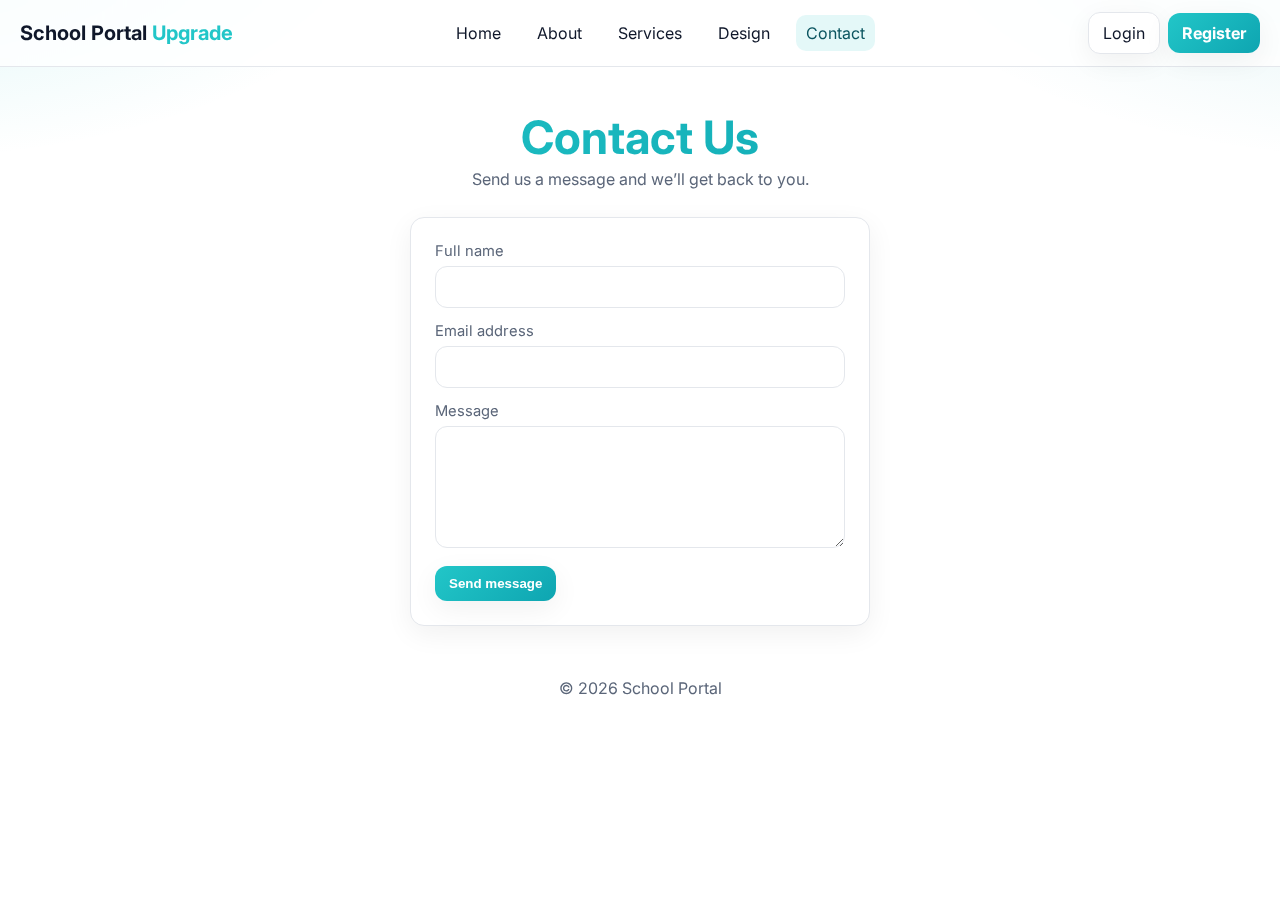
<file: contact.html>
<!doctype html>
<html lang="en">
<head>
  <meta charset="utf-8" />
  <meta name="viewport" content="width=device-width,initial-scale=1" />
  <title>Contact • School Portal</title>
  <link rel="stylesheet" href="style.css" />
  <link href="https://fonts.googleapis.com/css2?family=Inter:wght@300;500;700&display=swap" rel="stylesheet">
</head>
<body>
  <!-- Navbar -->
  <header class="navbar">
    <h1 class="logo">School Portal <span>Upgrade</span></h1>
    <nav class="menu">
      <ul>
        <li><a href="index.html">Home</a></li>
        <li><a href="about.html">About</a></li>
        <li><a href="services.html">Services</a></li>
        <li><a href="design.html">Design</a></li>
        <li><a class="active" href="contact.html">Contact</a></li>
      </ul>
    </nav>
    <div class="search">
      <a class="btn" href="login.html">Login</a>
      <a class="btn primary" href="register.html">Register</a>
    </div>
  </header>

  <main class="container">
    <section class="hero">
      <h1>Contact Us</h1>
      <p class="subtitle">Send us a message and we’ll get back to you.</p>
    </section>

    <!-- Contact form card -->
    <section class="auth-card" style="margin:auto">
      <form id="contact-form" class="auth-form" action="https://formspree.io/f/mwpvdgeo" method="POST">
        <!-- Name -->
        <label class="field" for="name">
          <span class="label">Full name</span>
          <input class="input" id="name" type="text" name="name" required>
        </label>

        <!-- Email -->
        <label class="field" for="email">
          <span class="label">Email address</span>
          <input class="input" id="email" type="email" name="email" required>
        </label>

        <!-- Message -->
        <label class="field" for="message">
          <span class="label">Message</span>
          <textarea class="input" id="message" name="message" rows="6" required></textarea>
        </label>

        <!-- (Optional) simple bot trap -->
        <input type="text" name="_gotcha" class="visually-hidden" tabindex="-1" autocomplete="off">

        <button class="btn primary" type="submit">Send message</button>
      </form>

      <!-- Status messages -->
      <p id="form-success" class="alert success" style="display:none">✅ Your message has been sent successfully!</p>
      <p id="form-error" class="alert error" style="display:none">❌ Oops! Something went wrong. Please try again.</p>
    </section>
  </main>

  <footer class="footer">© <span id="y"></span> School Portal</footer>
  <script>
    document.getElementById("y").textContent = new Date().getFullYear();

    const form = document.getElementById("contact-form");
    const ok = document.getElementById("form-success");
    const err = document.getElementById("form-error");

    form.addEventListener("submit", async (e) => {
      e.preventDefault();
      ok.style.display = "none";
      err.style.display = "none";

      const formData = new FormData(form);
      try {
        const res = await fetch(form.action, {
          method: form.method,
          body: formData,
          headers: { "Accept": "application/json" }
        });
        if (res.ok) {
          ok.style.display = "block";
          form.reset();
        } else {
          err.style.display = "block";
        }
      } catch {
        err.style.display = "block";
      }
    });
  </script>
</body>
</html>
</file>
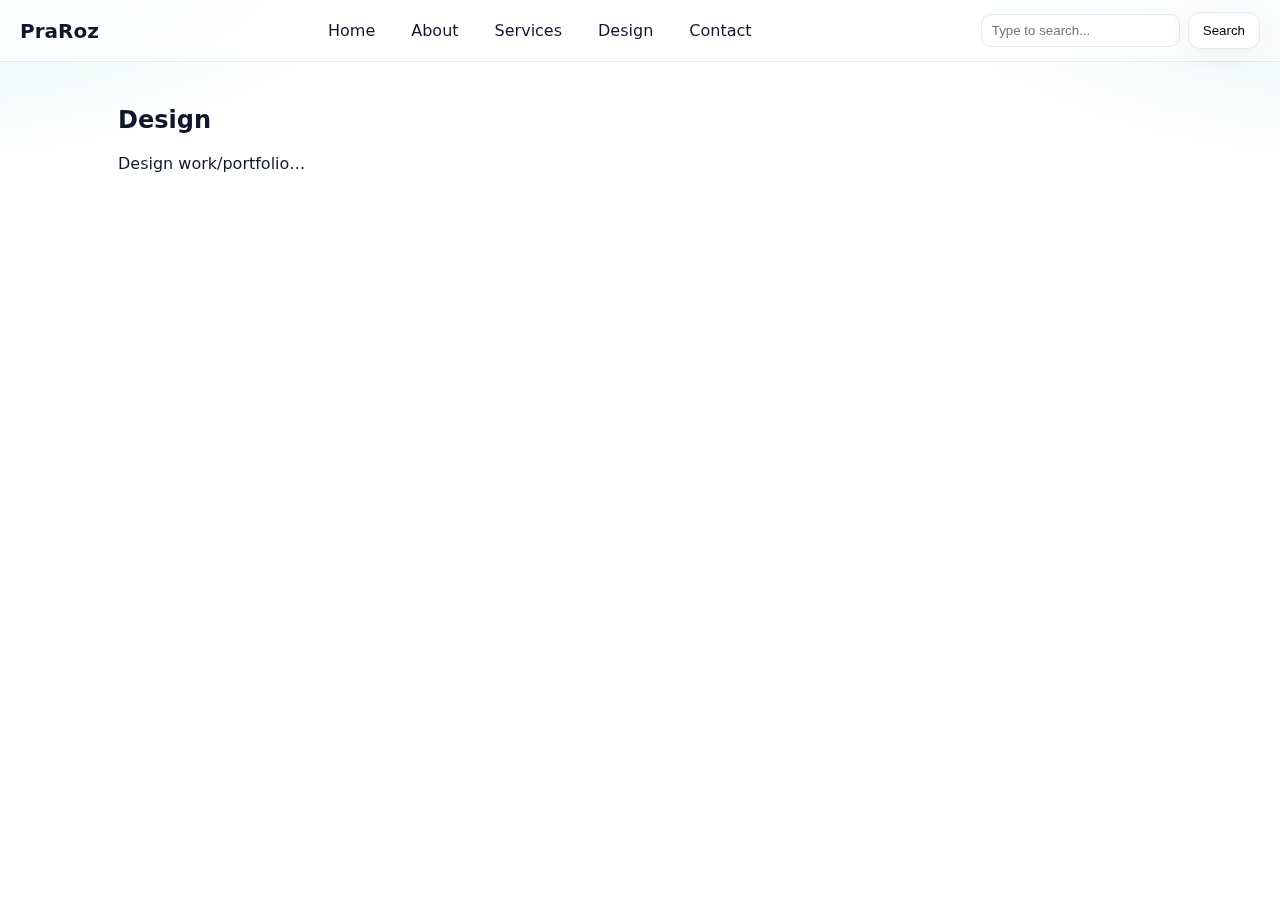
<file: design.html>
<!doctype html><html lang="en"><head>
<meta charset="utf-8"><meta name="viewport" content="width=device-width, initial-scale=1">
<title>Design — PraRoz</title><link rel="stylesheet" href="/style.css"><script src="/nav.js" defer></script>
</head><body><div id="nav-placeholder"></div>
<main class="content"><h2>Design</h2><p>Design work/portfolio…</p></main>
</body></html>
</file>
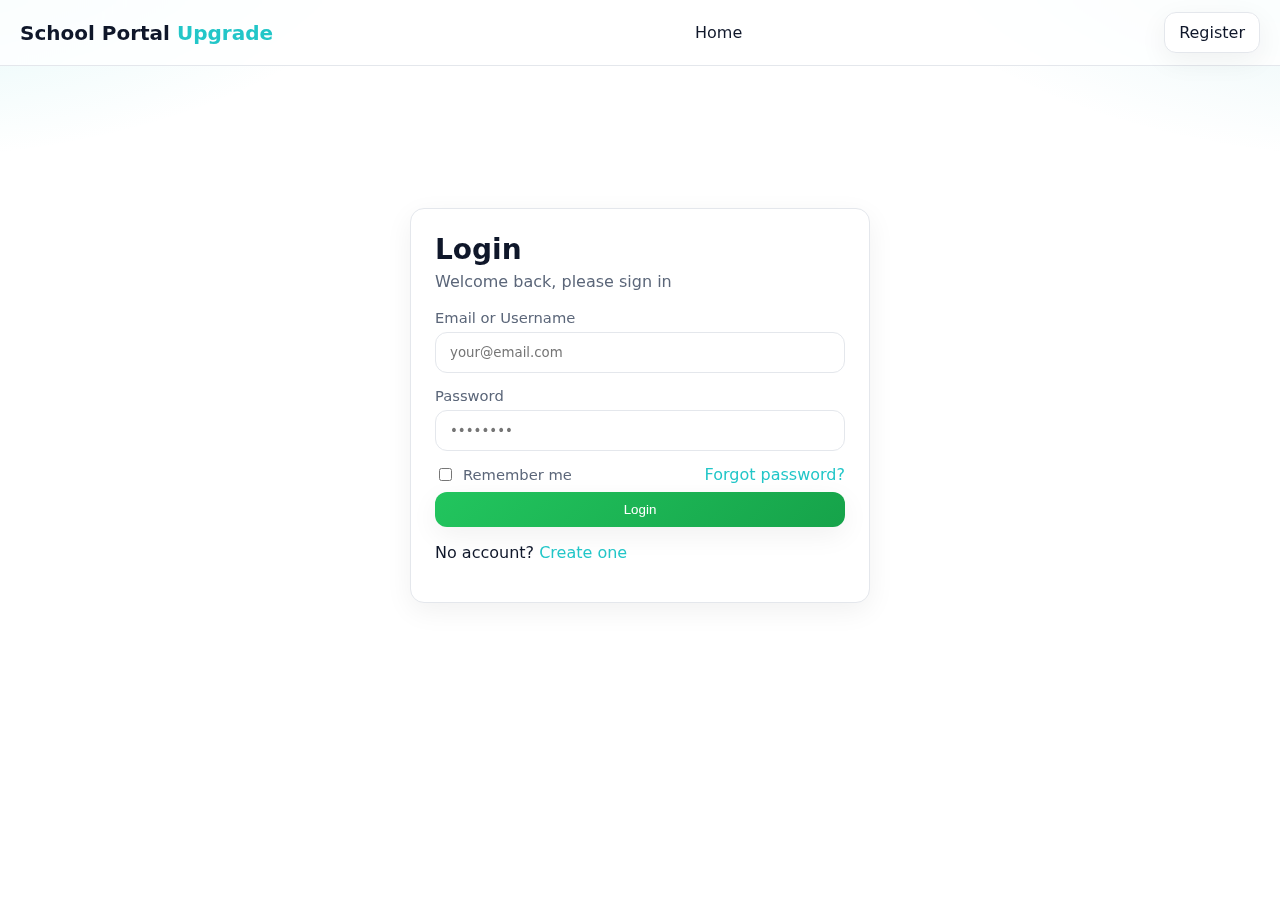
<file: login.html>
<!doctype html>
<html lang="en">
<head>
  <meta charset="utf-8" />
  <meta name="viewport" content="width=device-width,initial-scale=1" />
  <title>Login • School Portal</title>
  <link rel="stylesheet" href="style.css" />
</head>
<body>
  <header class="navbar">
    <h1 class="logo">School Portal <span>Upgrade</span></h1>
    <nav class="menu">
      <ul>
        <li><a href="index.html">Home</a></li>
      </ul>
    </nav>
    <div class="search">
      <a class="btn" href="register.html">Register</a>
    </div>
  </header>

  <main class="content">
    <section class="auth-wrap">
      <div class="auth-card">
        <h2 class="auth-title">Login</h2>
        <p class="auth-subtitle">Welcome back, please sign in</p>

        <form class="auth-form" action="#" method="post" autocomplete="on">
          <label class="field">
            <span class="label">Email or Username</span>
            <input class="input" type="text" name="username" placeholder="your@email.com" required>
          </label>

        <label class="field">
          <span class="label">Password</span>
          <input class="input" type="password" name="password" placeholder="••••••••" required>
        </label>

        <div class="row between">
          <label class="checkbox">
            <input type="checkbox" name="remember"> <span>Remember me</span>
          </label>
          <a class="tiny-link" href="#">Forgot password?</a>
        </div>

        <button class="btn success full" type="submit">Login</button>
        </form>

        <p class="auth-note">No account? <a class="tiny-link" href="register.html">Create one</a></p>
      </div>
    </section>
  </main>
</body>
</html>
</file>
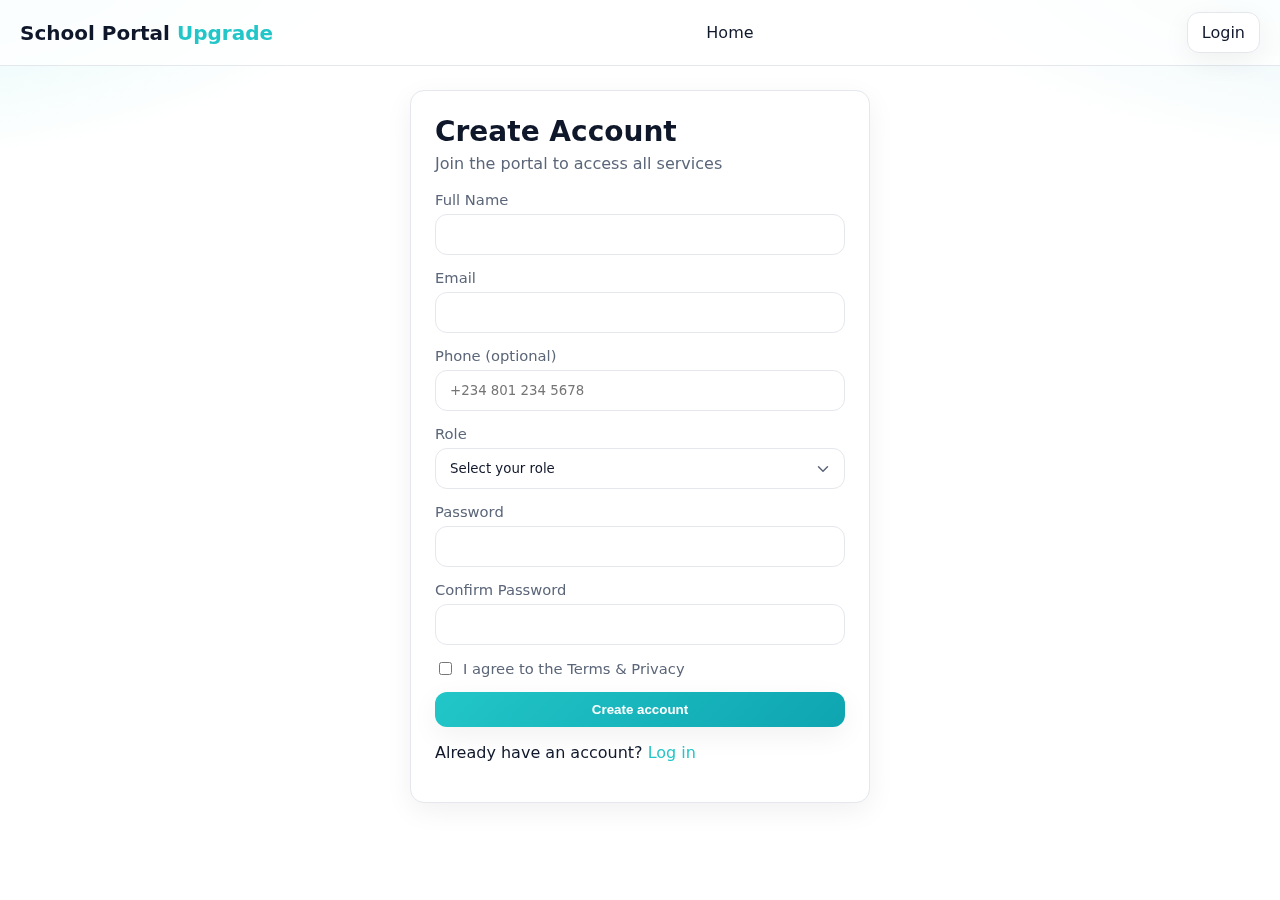
<file: register.html>
<!doctype html>
<html lang="en">
<head>
  <meta charset="utf-8" />
  <meta name="viewport" content="width=device-width,initial-scale=1" />
  <title>Register • School Portal</title>
  <link rel="stylesheet" href="style.css" />
</head>
<body>
  <header class="navbar">
    <h1 class="logo">School Portal <span>Upgrade</span></h1>
    <nav class="menu">
      <ul>
        <li><a href="index.html">Home</a></li>
      </ul>
    </nav>
    <div class="search">
      <a class="btn" href="login.html">Login</a>
    </div>
  </header>

  <main class="content">
    <section class="auth-wrap">
      <div class="auth-card" role="form" aria-labelledby="reg-title">
        <h2 id="reg-title" class="auth-title">Create Account</h2>
        <p class="auth-subtitle">Join the portal to access all services</p>

        <form class="auth-form" action="#" method="post" autocomplete="on" onsubmit="return checkPasswords(event)">
          <label class="field">
            <span class="label">Full Name</span>
            <input class="input" type="text" name="full_name" required>
          </label>

          <label class="field">
            <span class="label">Email</span>
            <input class="input" type="email" name="email" required>
          </label>

          <label class="field">
            <span class="label">Phone (optional)</span>
            <input class="input" type="tel" name="phone" placeholder="+234 801 234 5678">
          </label>

          <label class="field">
            <span class="label">Role</span>
            <select class="input select" name="role" required>
              <option value="">Select your role</option>
              <option>Student</option>
              <option>Parent/Guardian</option>
              <option>Teacher</option>
              <option>Admin</option>
            </select>
          </label>

          <label class="field">
            <span class="label">Password</span>
            <input class="input" id="pw1" type="password" name="password" minlength="6" required>
          </label>

          <label class="field">
            <span class="label">Confirm Password</span>
            <input class="input" id="pw2" type="password" name="password2" minlength="6" required>
          </label>

          <p id="pwHelp" class="help" aria-live="polite"></p>

          <label class="checkbox" style="margin:10px 0 6px">
            <input type="checkbox" required>
            <span>I agree to the Terms & Privacy</span>
          </label>

          <button class="btn primary full" type="submit">Create account</button>
        </form>

        <p class="auth-note">Already have an account? <a class="tiny-link" href="login.html">Log in</a></p>
      </div>
    </section>
  </main>

  <script>
    function checkPasswords(e){
      const p1 = document.getElementById('pw1');
      const p2 = document.getElementById('pw2');
      const help = document.getElementById('pwHelp');
      if(p1.value !== p2.value){
        help.textContent = "Passwords do not match.";
        help.style.color = "#e53935";
        p2.focus();
        e.preventDefault();
        return false;
      }
      help.textContent = "";
      return true;
    }
  </script>
</body>
</html>
</file>
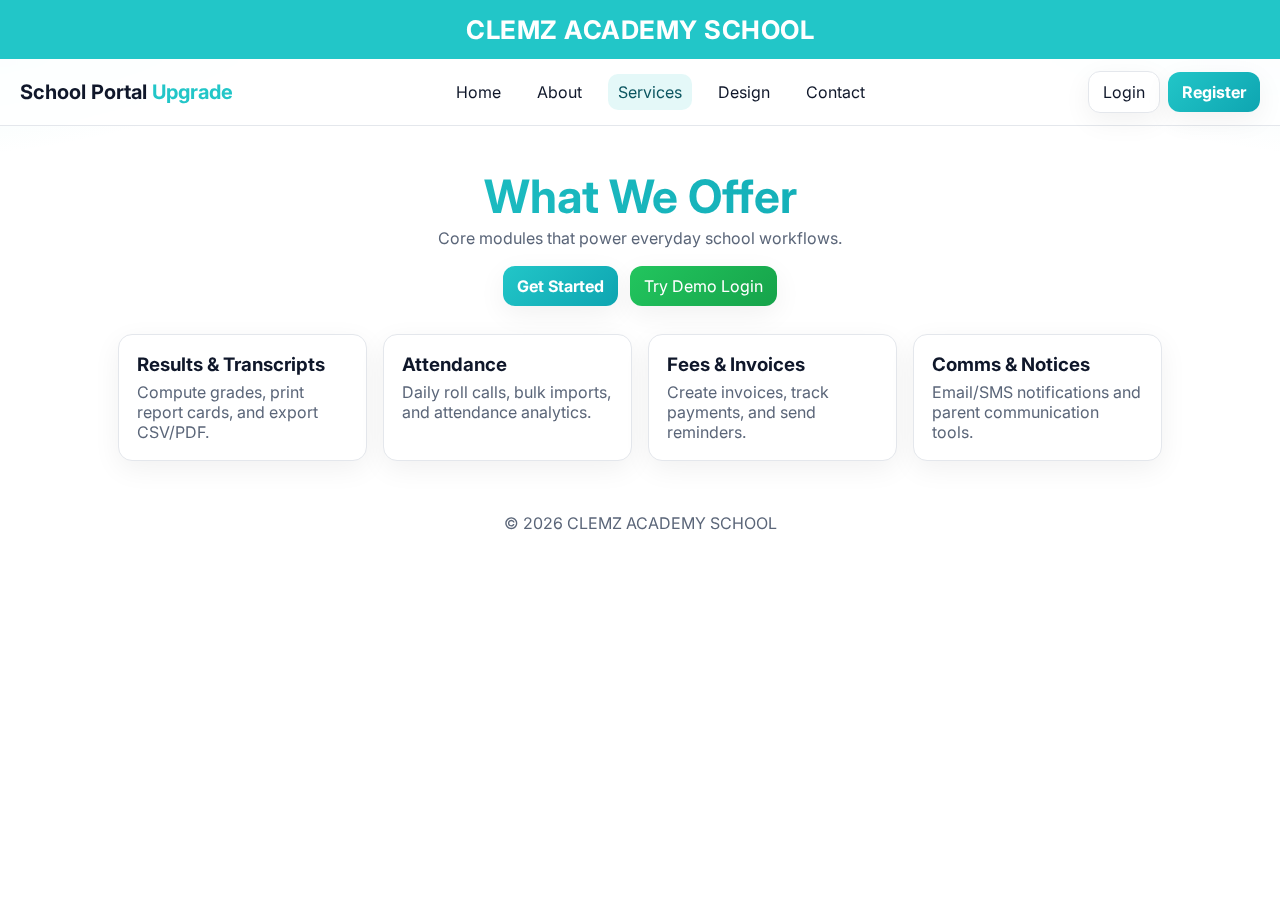
<file: services.htm>
<!doctype html>
<html lang="en">
<head>
  <meta charset="utf-8" />
  <meta name="viewport" content="width=device-width,initial-scale=1" />
  <title>Services • CLEMZ ACADEMY SCHOOL</title>
  <link rel="stylesheet" href="style.css" />
  <link href="https://fonts.googleapis.com/css2?family=Inter:wght@300;500;700&display=swap" rel="stylesheet">
  <style>
    /* site-wide banner */
    .site-header{
      text-align:center; font-size:1.6rem; font-weight:700;
      padding:14px; background:var(--primary); color:#fff; letter-spacing:.5px;
    }
  </style>
</head>
<body>
  <!-- School banner -->
  <div class="site-header">CLEMZ ACADEMY SCHOOL</div>

  <!-- Navbar (same everywhere) -->
  <header class="navbar">
    <h1 class="logo">School Portal <span>Upgrade</span></h1>
    <nav class="menu">
      <ul>
        <li><a href="index.html">Home</a></li>
        <li><a href="about.html">About</a></li>
        <li><a class="active" href="services.html">Services</a></li>
        <li><a href="design.html">Design</a></li>
        <li><a href="contact.html">Contact</a></li>
      </ul>
    </nav>
    <div class="search">
      <!-- Make sure these files exist at repo root with exact names -->
      <a class="btn" href="login.html">Login</a>
      <a class="btn primary" href="register.html">Register</a>
    </div>
  </header>

  <main class="container">
    <section class="hero">
      <h1>What We Offer</h1>
      <p class="subtitle">Core modules that power everyday school workflows.</p>
      <div class="actions">
        <a class="btn primary" href="register.html">Get Started</a>
        <a class="btn success" href="login.html">Try Demo Login</a>
      </div>
    </section>

    <section class="grid">
      <article class="card">
        <h3>Results & Transcripts</h3>
        <p>Compute grades, print report cards, and export CSV/PDF.</p>
      </article>
      <article class="card">
        <h3>Attendance</h3>
        <p>Daily roll calls, bulk imports, and attendance analytics.</p>
      </article>
      <article class="card">
        <h3>Fees & Invoices</h3>
        <p>Create invoices, track payments, and send reminders.</p>
      </article>
      <article class="card">
        <h3>Comms & Notices</h3>
        <p>Email/SMS notifications and parent communication tools.</p>
      </article>
    </section>
  </main>

  <footer class="footer">© <span id="y"></span> CLEMZ ACADEMY SCHOOL</footer>
  <script>document.getElementById("y").textContent = new Date().getFullYear()</script>
</body>
</html>
</file>
<file: style.css>
/* ====== POS-terminal theme (teal dominant) ====== */
:root{
  --primary:#22c6c8;     /* teal – dominant */
  --primary2:#0ea5b1;    /* deeper teal */
  --green:#22c55e;       /* success */
  --yellow:#f5c20b;      /* warning */
  --red:#e53935;         /* danger */
  --ink:#0f172a;         /* body text */
  --muted:#5b6679;       /* secondary */
  --bg:#ffffff;          /* page bg */
  --card:#ffffff;        /* surfaces */
  --stroke:#e4e7ec;      /* borders */
  --shadow:0 8px 28px rgba(3,7,18,.06);
  --radius:14px;
}

/* ====== Base ====== */
*{box-sizing:border-box}
html,body{height:100%}
body{
  margin:0; font-family:Inter,system-ui,-apple-system,Segoe UI,Roboto,Arial,sans-serif;
  color:var(--ink); background:
    radial-gradient(900px 420px at -10% -10%, rgba(34,198,200,.18), transparent 60%),
    radial-gradient(900px 420px at 110% -10%, rgba(14,165,177,.14), transparent 60%),
    linear-gradient(180deg, var(--bg), var(--bg));
}
a{color:inherit}

/* ====== Navbar ====== */
.navbar{
  display:flex; gap:24px; align-items:center; justify-content:space-between;
  padding:12px 20px; border-bottom:1px solid var(--stroke);
  position:sticky; top:0; z-index:10; background:#ffffffcc; backdrop-filter:saturate(120%) blur(6px);
}
.logo{margin:0; font-size:1.25rem; font-weight:700}
.logo span{color:var(--primary)}
.menu ul{display:flex; gap:16px; list-style:none; margin:0; padding:0}
.menu a{text-decoration:none; padding:8px 10px; border-radius:10px}
.menu a.active{background:rgba(34,198,200,.12); color:#0b5560}
.search{display:flex; gap:8px; align-items:center}
.srch{padding:8px 10px; border:1px solid var(--stroke); border-radius:10px; min-width:180px; background:#fff}
.btn{
  padding:10px 14px; border:1px solid var(--stroke); border-radius:12px; background:#fff; cursor:pointer;
  box-shadow:var(--shadow); text-decoration:none; display:inline-flex; align-items:center; gap:6px; transition:.2s ease;
}
.btn:hover{transform:translateY(-2px)}
.btn.primary{background:linear-gradient(135deg, var(--primary), var(--primary2)); color:#fff; font-weight:700; border:none}
.btn.success{background:linear-gradient(135deg, var(--green), #16a34a); color:#fff; border:none}
.btn.warn{background:linear-gradient(135deg, var(--yellow), #f59e0b); color:#1f2937; border:none}
.btn.danger{background:linear-gradient(135deg, var(--red), #c62828); color:#fff; border:none}
.btn.full{width:100%; justify-content:center; margin-top:8px}

/* ====== Layout ====== */
.content,.container{max-width:1080px; margin:0 auto; padding:24px 18px}
.hero{text-align:center; margin:22px 0 28px}
.hero h1{
  margin:0 0 8px; font-size:clamp(28px,4vw,46px); line-height:1.05;
  background:linear-gradient(90deg, var(--primary), var(--primary2));
  -webkit-background-clip:text; background-clip:text; color:transparent;
}
.subtitle{color:var(--muted); margin:0 auto 18px; max-width:720px}
.actions{display:flex; gap:12px; justify-content:center; flex-wrap:wrap}

/* ====== Cards & grid ====== */
.grid{display:grid; grid-template-columns:repeat(auto-fit,minmax(240px,1fr)); gap:16px}
.card{
  background:var(--card); border:1px solid var(--stroke); border-radius:var(--radius);
  padding:18px; box-shadow:var(--shadow)
}
.card h3{margin:0 0 6px}
.card p{margin:0; color:var(--muted)}

/* ====== Forms (login/register/contact) ====== */
.auth-wrap{display:grid; place-items:center; min-height:70vh}
.auth-card{
  width:min(460px, 92%); background:var(--card); border:1px solid var(--stroke);
  border-radius:var(--radius); padding:24px; box-shadow:var(--shadow)
}
.auth-title{margin:0 0 6px; font-size:clamp(22px,3.2vw,28px)}
.auth-subtitle{margin:0 0 18px; color:var(--muted)}
.field{display:block; margin:0 0 14px}
.label{display:block; font-size:.92rem; color:var(--muted); margin:0 0 6px}
.input, textarea.input{
  width:100%; padding:12px 14px; border-radius:12px; border:1px solid var(--stroke);
  background:#fff; color:var(--ink); outline:none; transition:border-color .2s ease, box-shadow .2s ease;
  font-family:inherit; resize:vertical;
}
.input:focus, textarea.input:focus{border-color:#99e3e5; box-shadow:0 0 0 4px rgba(34,198,200,.20)}
.row{display:flex; align-items:center; gap:8px}
.between{justify-content:space-between}
.checkbox{display:flex; align-items:center; gap:8px; color:var(--muted); font-size:.92rem}
.tiny-link{color:var(--primary); text-decoration:none}
.tiny-link:hover{text-decoration:underline}
.btn.full{width:100%; justify-content:center; margin-top:8px}
.select{
  appearance:none; background:#fff url('data:image/svg+xml;utf8,<svg xmlns="http://www.w3.org/2000/svg" width="18" height="18" viewBox="0 0 24 24" fill="none" stroke="%235b6679" stroke-width="2" stroke-linecap="round" stroke-linejoin="round"><polyline points="6 9 12 15 18 9"/></svg>') no-repeat right 12px center;
  padding-right:40px;
}
.help{margin:4px 0 0; font-size:.9rem; color:#6b7280}

/* ====== Alerts (contact form) ====== */
.alert{margin:12px 0 0; font-weight:600}
.alert.success{color:#15803d}  /* green */
.alert.error{color:#b91c1c}    /* red */

/* ====== Footer ====== */
.footer{color:var(--muted); text-align:center; padding:28px}

/* ====== Mobile tweaks ====== */
.visually-hidden{position:absolute; left:-9999px}
@media (max-width:640px){
  .navbar{flex-wrap:wrap; gap:12px}
  .menu ul{flex-wrap:wrap}
  .srch{min-width:0; width:100%}
}
</file>
